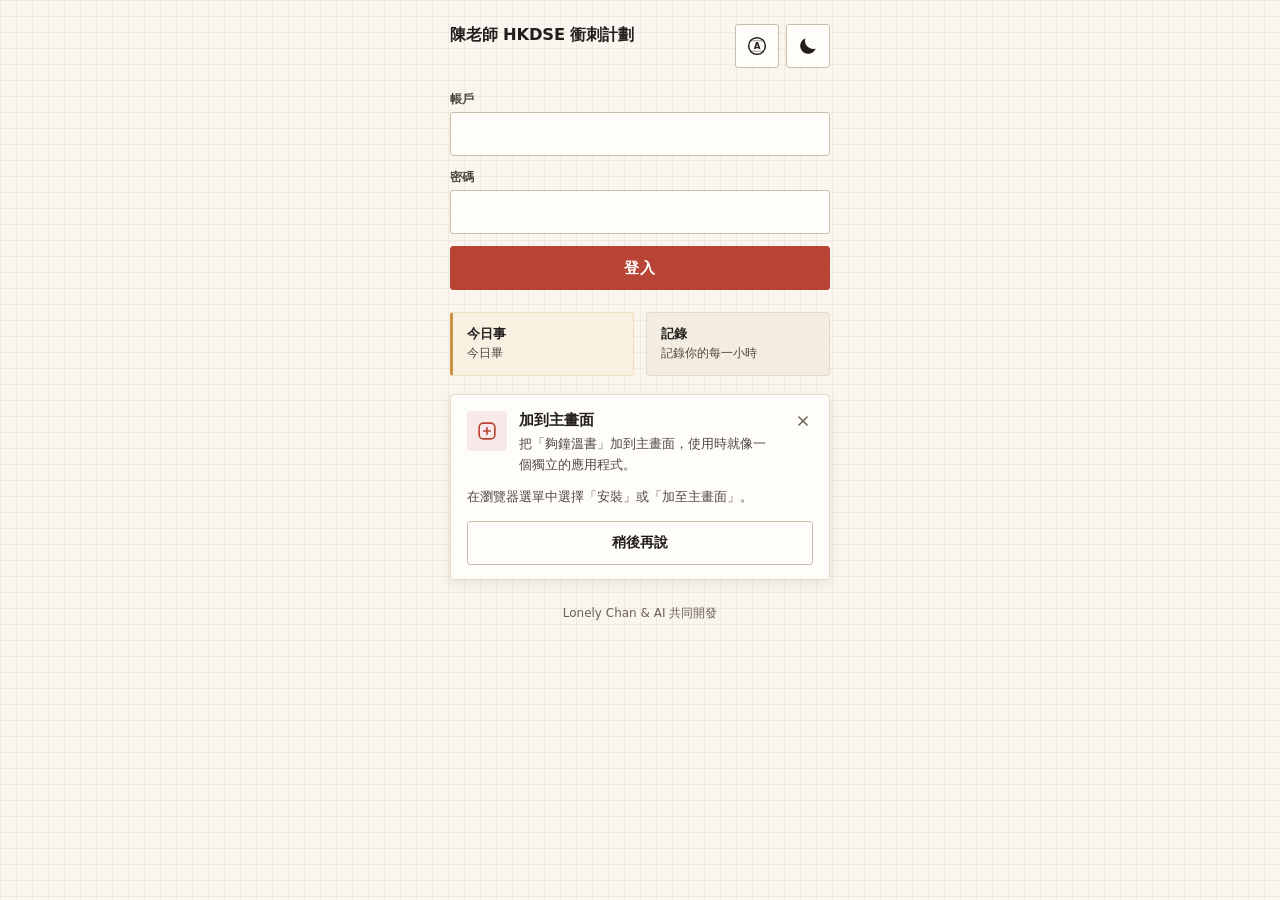
<file: index.html>
<!doctype html>
<html lang="zh-Hant">
<head>
  <meta charset="utf-8">
  <meta name="viewport" content="width=device-width, initial-scale=1, viewport-fit=cover">
  <!-- 應用程式名稱＝主畫面圖示下面顯示嘅名（SIR 2026-08-17 定名「夠鐘
       溫書」）。畫面上嘅品牌區塊係另一回事，繼續用「2026 - 2027」／
       「陳老師 HKDSE 衝刺計劃」，兩者刻意唔同。 -->
  <title>夠鐘溫書</title>

  <!-- PWA：manifest + Service Worker（sw.js，2026-08-17 加）。SW 行網路
       優先，唔會快取住舊畫面（見 sw.js 頭註）；佢同時係 Chromium 發出
       beforeinstallprompt 的先決條件，冇佢就冇「一撳安裝」掣。
       start_url / scope 刻意用相對路徑 "./"：manifest 的相對 URL 係以
       manifest 檔案本身所在位置為 base，唔係頁面 URL。manifest.webmanifest
       喺兩邊部署都放喺 app 根目錄——GitHub Pages 係
       https://tonychan358.github.io/dse-study-log/manifest.webmanifest，
       本機開發係 http://localhost:8005/manifest.webmanifest——所以 "./"
       喺兩邊都會正確解析到各自嘅根目錄，唔使寫死絕對路徑或猜子路徑。 -->
  <link rel="manifest" href="./manifest.webmanifest">
  <link rel="apple-touch-icon" href="./icons/apple-touch-icon.png">
  <meta name="theme-color" content="#FAF6EF">

  <!-- iOS Safari 唔認 manifest 嘅 display:standalone，要另外呢幾個 meta
       tag 先會喺「加至主畫面」後隱藏網址列、用 standalone 模式打開。 -->
  <meta name="apple-mobile-web-app-capable" content="yes">
  <meta name="apple-mobile-web-app-status-bar-style" content="black-translucent">
  <meta name="apple-mobile-web-app-title" content="夠鐘溫書">

  <!-- 樣式由 src/main.tsx import（Vite 打包）。 -->
  <script type="module" crossorigin src="./assets/index-CvPidfcM.js"></script>
  <link rel="stylesheet" crossorigin href="./assets/index-BdOSw-Pv.css">
</head>
<body>
  <!-- v2（2026-10）：React 由 src/main.tsx 掛入 #root；離線狀態列改由 React StatusBar 畫。
       Chart.js／supabase-js 由 npm 打包，SW 清單自動注入，離線一樣攞到。 -->
  <div id="root">載入中…</div>
</body>
</html>
</file>
<file: assets/index-BdOSw-Pv.css>
:root{--lightningcss-light:initial;--lightningcss-dark: ;color-scheme:light;--bg:#faf6ef;--surface:#fffdf9;--surface-elevated:#f3ece0;--text:#211e1c;--text-secondary:#4f4841;--muted:#6b6257;--muted-decorative:#b3a99b;--text-inverse:#faf6ef;--text-muted-inv:#faf6efb8;--border:#e3d9c9;--border-subtle:#efe7da;--border-strong:#c9beac;--border-dark:#faf6ef24;--accent:#b94435;--accent-hover:#9e3a2d;--accent-soft:#f7eae8;--accent-line:#e8b4ac;--on-accent:#fff;--brand:#b94435;--brand-2:#8f2f25;--on-brand:#fff;--on-brand-muted:#ffffffeb;--shadow-brand:0 2px 8px #281e1414;--danger:#9f2f25;--on-danger:#fff;--success:#3a6150;--success-soft:#ebf2ee;--on-success:#fff;--warn:#c89242;--warn-text:#7f561a;--on-warn:#211e1c;--tint-green-bg:#ebf2ee;--tint-green-border:#d3e3da;--tint-blue-bg:#f8f1e2;--tint-blue-border:#eedfc0;--tint-purple-bg:#f3ece0;--tint-purple-border:#e3d9c9;--tint-orange-bg:#f7eae8;--tint-orange-border:#e8b4ac;--cal-tint-1:#f7eae8;--cal-tint-2:#efcdc6;--cal-tint-3:#e3a99f;--cal-tint-border:#c9685a;--cal-exam-bg:#ebf2ee;--cal-exam-border:#b9d3c5;--cal-exam-text:#2f5243;--cell-dark-bg:#211e1c;--cell-dark-text:#faf6ef;--cell-dark-border:#faf6ef24;--radius-sm:2px;--radius:3px;--radius-lg:4px;--radius-xl:4px;--radius-2xl:6px;--radius-full:9999px;--gap:12px;--tap:44px;--bento-gap:12px;--cell-pad:20px;--shadow-sm:0 1px 2px #281e140f;--shadow-md:0 4px 12px #281e1414;--grid-line:#c8b9a533;--font-heading:"Noto Sans TC", "PingFang TC", "Microsoft JhengHei", system-ui, sans-serif;--font-body:"Noto Sans TC", "PingFang TC", "Microsoft JhengHei", system-ui, sans-serif;--font-num:ui-monospace, SFMono-Regular, Menlo, Consolas, monospace}@media not print{:root[data-theme=dark]{--lightningcss-light: ;--lightningcss-dark:initial;color-scheme:dark;--bg:#1a1714;--surface:#24201c;--surface-elevated:#2e2924;--text:#f3ece0;--text-secondary:#d6ccbc;--muted:#a89e8f;--muted-decorative:#6e665b;--text-inverse:#1a1714;--text-muted-inv:#1a1714a6;--border:#3a342d;--border-subtle:#2e2924;--border-strong:#4c443b;--border-dark:#1a17141f;--accent:#e8806f;--accent-hover:#f09a8b;--accent-soft:#3a221d;--accent-line:#c9685a;--on-accent:#1a1714;--brand:#e8806f;--brand-2:#d96b5a;--on-brand:#1a1714;--on-brand-muted:#1a1714d9;--shadow-brand:0 2px 8px #00000052;--danger:#f08a7a;--on-danger:#1a1714;--success:#8fc1a8;--success-soft:#1f2e27;--on-success:#1a1714;--warn:#e0b56a;--warn-text:#e0b56a;--on-warn:#1a1714;--tint-green-bg:#1f2e27;--tint-green-border:#2c4237;--tint-blue-bg:#2e2618;--tint-blue-border:#45391f;--tint-purple-bg:#2e2924;--tint-purple-border:#3a342d;--tint-orange-bg:#3a221d;--tint-orange-border:#5a3129;--cal-tint-1:#3a221d;--cal-tint-2:#52302a;--cal-tint-3:#6e3a31;--cal-tint-border:#a2584b;--cal-exam-bg:#1f2e27;--cal-exam-border:#2c4237;--cal-exam-text:#a9d3be;--cell-dark-bg:#f3ece0;--cell-dark-text:#1a1714;--cell-dark-border:#1a17141f;--shadow-sm:0 1px 3px #00000052;--shadow-md:0 4px 14px #0006;--grid-line:#f3ece00d}}*,:before,:after{box-sizing:border-box}html{-webkit-text-size-adjust:100%}body{background-color:var(--bg);background-image:linear-gradient(to right, var(--grid-line) 1px, transparent 1px), linear-gradient(to bottom, var(--grid-line) 1px, transparent 1px);min-height:100vh;color:var(--text);font-family:var(--font-body);-webkit-tap-highlight-color:transparent;background-size:16px 16px;margin:0;font-size:1rem;line-height:1.5}h1,h2,h3{font-family:var(--font-heading);color:var(--text);letter-spacing:-.02em;margin:0 0 var(--gap);font-weight:700;line-height:1.2}h1{font-size:1.75rem}h2{font-size:1.375rem}h3{font-size:1.125rem}p{margin:0 0 var(--gap)}a{color:var(--accent)}.btn{min-height:var(--tap);min-width:var(--tap);border:1px solid var(--border-strong);border-radius:var(--radius);background:var(--surface);color:var(--text);font-family:var(--font-body);cursor:pointer;justify-content:center;align-items:center;gap:8px;padding:10px 22px;font-size:.9375rem;font-weight:600;line-height:1.2;transition:background-color .15s,border-color .15s;display:inline-flex}.btn:hover{border-color:var(--border-strong);background:var(--surface-elevated)}.btn:focus-visible{outline:2px solid var(--accent);outline-offset:2px}.btn-primary{border-color:var(--accent);background:var(--accent);color:var(--on-accent);letter-spacing:.1em;font-weight:700}.btn-primary:hover{background:var(--accent-hover);border-color:var(--accent-hover)}.btn-danger{border-color:var(--danger);background:var(--danger);color:var(--on-danger)}.btn-icon{width:var(--tap);height:var(--tap);min-width:var(--tap);min-height:var(--tap);flex:none;padding:0}.btn-icon svg{flex:none;display:block}.icon-glyph{font-family:var(--font-body);font-weight:700}.chip{min-height:var(--tap);min-width:var(--tap);border:1px solid var(--border);border-radius:var(--radius-sm);background:var(--surface);color:var(--text);font-family:var(--font-body);cursor:pointer;justify-content:center;align-items:center;padding:8px 16px;font-size:.9375rem;font-weight:500;transition:background-color .15s,border-color .15s;display:inline-flex}.chip:focus-visible{outline:2px solid var(--accent);outline-offset:2px}.chip[aria-pressed=true]{background:var(--accent-soft);border-color:var(--accent-line);font-weight:600}.card{background:var(--surface);border:1px solid var(--border);border-radius:var(--radius-lg);padding:var(--cell-pad);transition:border-color .15s;overflow:hidden}.card:hover{border-color:var(--border-strong)}.wk-h,.day-sec,.adm-h,.set-legend{letter-spacing:.03em;align-items:center;gap:6px;font-weight:800;display:flex}.wk-h:before,.day-sec:before,.adm-h:before,.set-legend:before{content:"";background:var(--accent);flex:none;width:3px;height:.95em}.stamp{border:1.5px solid var(--accent);color:var(--accent);border-radius:var(--radius-sm);letter-spacing:.06em;align-items:center;gap:4px;padding:1px 6px;font-size:.75rem;font-weight:800;display:inline-flex}.stamp.is-ok{border-color:var(--success);color:var(--success)}.stamp.is-muted{border-color:var(--border-strong);color:var(--muted)}.field{margin-bottom:var(--gap);flex-direction:column;gap:4px;display:flex}.field label{color:var(--text-secondary);font-size:.75rem;font-weight:600}.field input,.field textarea,.field select{min-height:var(--tap);border:1px solid var(--border-strong);border-radius:var(--radius);background:var(--surface);color:var(--text);font-family:var(--font-body);padding:11px 13px;font-size:1rem}.field input::placeholder,.field textarea::placeholder{color:var(--muted)}.field textarea{min-height:calc(var(--tap) * 2);resize:vertical}.field input:focus,.field textarea:focus,.field select:focus{outline:2px solid var(--accent);outline-offset:1px;border-color:var(--accent)}.field .hint{color:var(--muted);font-size:.8125rem}.table input:not([type=checkbox]):not([type=radio]),.table select{min-height:var(--tap);border:1px solid var(--border-strong);border-radius:var(--radius);background:var(--surface);color:var(--text);font-family:var(--font-body);padding:6px 10px;font-size:1rem}.table input:focus-visible,.table select:focus-visible{outline:2px solid var(--accent);outline-offset:1px}.table{border-collapse:collapse;background:var(--surface);border:1px solid var(--border);border-radius:var(--radius-lg);width:100%;overflow:hidden}.table th,.table td{text-align:left;border-bottom:1px solid var(--border);padding:10px 12px;font-size:.9375rem}.table th{font-family:var(--font-body);color:var(--text-secondary);background:var(--surface-elevated);font-size:.8125rem;font-weight:700}.table tr:last-child td{border-bottom:none}.status-bar{z-index:10;min-height:36px;padding:6px var(--gap);background:var(--surface);border-bottom:1px solid var(--border-subtle);color:var(--text-secondary);text-align:center;justify-content:center;align-items:center;gap:8px;font-size:.875rem;display:flex;position:sticky;top:0}.status-bar[hidden]{display:none}.status-bar[data-offline=true]{background:var(--warn);color:var(--on-warn);border-bottom-color:var(--warn)}.calendar-grid{border:1px solid var(--border-strong);border-radius:var(--radius-lg);grid-template-columns:repeat(7,1fr);gap:0;display:grid;overflow:hidden}.calendar-grid>*{aspect-ratio:1;border:0;border-right:1px solid var(--border);border-bottom:1px solid var(--border);background:var(--surface);color:var(--text);cursor:pointer;border-radius:0;flex-direction:column;justify-content:center;align-items:center;font-size:.8125rem;transition:background-color .15s,border-color .15s;display:flex}.calendar-grid>:nth-child(7n){border-right:0}.calendar-grid>:hover{background:var(--surface-elevated)}.bento{gap:var(--bento-gap);grid-template-columns:repeat(2,1fr);display:grid}.cell{background:var(--surface);border:1px solid var(--border);border-radius:var(--radius-lg);padding:var(--cell-pad);transition:border-color .15s;overflow:hidden}.cell:hover{border-color:var(--border-strong)}.cell-full{grid-column:1/-1}.cell-half,.cell-tiny{grid-column:span 1}.cell-tall{grid-row:span 2}.cell-dark{background:var(--cell-dark-bg);border-color:var(--cell-dark-border);color:var(--cell-dark-text);border-radius:var(--radius-lg)}.cell-dark .cell-label,.cell-dark .cell-sub{color:var(--text-muted-inv)}.cell-brand{background:var(--surface);border:1px dashed var(--border-strong);color:var(--text);border-radius:var(--radius-lg);text-align:center;padding:26px 20px}.cell-brand:hover{border-color:var(--border-strong)}.cell-brand .cell-number{color:var(--accent);font-family:var(--font-num);letter-spacing:-.04em;margin:6px 0 2px;font-size:3.2rem}.cell-brand .cell-label,.cell-brand .cell-unit,.cell-brand .cell-sub{color:var(--text-secondary)}.cell-brand .cell-label{letter-spacing:.08em;margin-top:0}.cell-note{padding:13px 14px}.cell-note .cell-kicker{font-size:.8125rem}.cell-note .cell-sub{color:var(--text-secondary);margin-top:3px;line-height:1.5}.cell-note{background:var(--surface-elevated);border:1px solid var(--border);border-radius:var(--radius)}.cell-note.cell-accent-orange{background:var(--surface-elevated);border-color:var(--border)}.cell-note.cell-accent-blue{background:var(--tint-blue-bg);border-left:3px solid var(--warn)}.cell-accent-green{background:var(--tint-green-bg);border-color:var(--tint-green-border)}.cell-accent-blue{background:var(--tint-blue-bg);border-color:var(--tint-blue-border)}.cell-accent-purple{background:var(--tint-purple-bg);border-color:var(--tint-purple-border)}.cell-accent-orange{background:var(--tint-orange-bg);border-color:var(--tint-orange-border)}.cell-number{font-family:var(--font-num);letter-spacing:-.03em;font-size:2.5rem;font-weight:700;line-height:1}.cell-label{color:var(--muted);margin-top:4px;font-size:.75rem}.cell-kicker{font-size:1.25rem;font-weight:700;line-height:1.2}.cell-sub{color:var(--muted);margin-top:2px;font-size:.72rem}.cell-unit{color:var(--muted);font-size:.85rem}@media (width>=720px){.bento{grid-template-columns:repeat(4,1fr)}.cell-half,.cell-small{grid-column:span 2}.cell-medium{grid-area:span 2/span 2}.cell-wide{grid-column:span 3}.cell-large{grid-area:span 2/span 3}.cell-hero{grid-area:span 2/span 4}}.login-shell{width:100%;max-width:380px;margin:0 auto}.login-bar{justify-content:space-between;align-items:flex-start;gap:var(--gap);margin-bottom:22px;display:flex}.login-brand{min-width:0}.login-brand-year{letter-spacing:-.01em;color:var(--accent);font-size:1.3rem;font-weight:800;line-height:1.15}.login-brand-name{letter-spacing:-.01em;color:var(--text);overflow-wrap:anywhere;margin:0;font-size:1.02rem;font-weight:900;line-height:1.3}.login-tools{flex:none;gap:7px;display:flex}.login-tools .btn{padding:8px 14px;font-size:.8125rem}.login-tools .btn-icon{width:var(--tap);height:var(--tap);padding:0}.login-hero{margin-bottom:22px}.login-notes{margin-top:22px}.install-pop{border:1px solid var(--border);border-radius:var(--radius-lg);background:var(--surface);box-shadow:var(--shadow-md);margin-top:18px;padding:16px 16px 14px;animation:.22s ease-out both install-pop-in;position:relative}@keyframes install-pop-in{0%{opacity:0;transform:translateY(8px)}to{opacity:1;transform:none}}.install-pop-close{width:var(--tap);height:var(--tap);border-radius:var(--radius-full);color:var(--muted);cursor:pointer;background:0 0;border:0;justify-content:center;align-items:center;padding:0;display:inline-flex;position:absolute;top:4px;right:4px}.install-pop-close:hover{color:var(--text);background:var(--surface-elevated)}.install-pop-close:focus-visible{outline:2px solid var(--accent);outline-offset:2px}.install-pop-head{align-items:flex-start;gap:12px;padding-right:38px;display:flex}.install-pop-icon{border-radius:var(--radius);background:var(--accent-soft);width:40px;height:40px;color:var(--accent);flex:none;justify-content:center;align-items:center;display:inline-flex}.install-pop-headtext{min-width:0}.install-pop-title{color:var(--text);font-size:.9375rem;font-weight:700;line-height:1.3}.install-pop-body{color:var(--text-secondary);margin:4px 0 0;font-size:.8125rem;line-height:1.55}.install-pop-actions{gap:8px;margin-top:14px;display:flex}.install-pop-actions .btn{flex:1;padding:10px 14px;font-size:.875rem}.install-pop-hint,.install-pop-note{color:var(--text-secondary);margin:12px 0 0;font-size:.8125rem;line-height:1.55}.install-steps-title{color:var(--text);margin-top:14px;font-size:.8125rem;font-weight:700}.install-steps{gap:8px;margin:8px 0 0;padding:0;list-style:none;display:grid}.install-step{border-radius:var(--radius);background:var(--surface-elevated);align-items:center;gap:10px;padding:10px 12px;display:flex}.install-step-num{border-radius:var(--radius-full);background:var(--accent);width:22px;height:22px;color:var(--on-accent);flex:none;justify-content:center;align-items:center;font-size:.75rem;font-weight:700;display:inline-flex}.install-step-glyph{color:var(--accent);flex:none;display:inline-flex}.install-step-text{min-width:0;color:var(--text-secondary);font-size:.8125rem;line-height:1.45}.install-done{border-radius:var(--radius);background:var(--success-soft);color:var(--success);text-align:center;margin:18px 0 0;padding:12px 14px;font-size:.8125rem;font-weight:600}.login-credit{text-align:center;color:var(--muted);margin:24px 0 0;font-size:.75rem}.cal-shell{padding-bottom:calc(78px + env(safe-area-inset-bottom,0px))}.cal-bar{justify-content:space-between;align-items:flex-start;gap:var(--gap);margin-bottom:14px;display:flex}.cal-who{min-width:0}.cal-name{overflow-wrap:anywhere;font-size:.95rem;font-weight:700;line-height:1.3}.cal-sub{color:var(--accent);overflow-wrap:anywhere;font-size:.72rem}.cal-tools{flex:none;gap:7px;display:flex}.cal-stats{margin-bottom:16px}.cal-stat{text-align:left;border-radius:var(--radius-lg);padding:13px 14px}.cal-stat-n{font-family:var(--font-num);letter-spacing:-.02em;font-size:1.75rem;font-weight:800;line-height:1}.cal-stat-l{color:var(--muted);margin-top:4px;font-size:.7rem}.cell-brand .cal-stat-l{color:var(--text-secondary)}.cal-shell .cal-stat:nth-child(2){border-left:3px solid var(--accent)}.cal-nav{justify-content:space-between;align-items:center;gap:8px;margin-bottom:8px;display:flex}.cal-month{margin:0;font-size:1.05rem;font-weight:700}.cal-navbtn{border-radius:var(--radius);color:var(--text-secondary);font-size:1.35rem;line-height:1}.cal-dow{grid-template-columns:repeat(7,1fr);gap:0;margin-bottom:5px;display:grid}.cal-dow span{color:var(--muted);text-align:center;padding:3px 0;font-size:.68rem}.calendar-grid>.cal-day{border-radius:0;padding:3px 2px 9px;font-family:inherit;position:relative;overflow:hidden}.calendar-grid>button.cal-day:hover{border-color:var(--border)}.calendar-grid>div.cal-day{cursor:default}.calendar-grid>div.cal-day:not(.is-exam):not(.lv1):not(.lv2):not(.lv3):hover{background:var(--surface);border-color:var(--border)}.calendar-grid>.cal-day:focus-visible{outline:2px solid var(--accent);outline-offset:-2px}.cal-day-num{font-size:.8rem;font-weight:600;line-height:1.15}.cal-day-h{font-family:var(--font-num);color:var(--accent);font-size:.62rem;font-weight:700;line-height:1.15}.cal-day.lv2 .cal-day-h,.cal-day.lv3 .cal-day-h{color:var(--text)}.cal-day-exam{max-width:100%;color:var(--cal-exam-text);white-space:nowrap;text-overflow:ellipsis;padding:0 2px;font-size:.55rem;line-height:1.15;overflow:hidden}.cal-day-mood{font-size:.6rem;line-height:1;position:absolute;top:2px;right:3px}.cal-day-marks{justify-content:center;gap:3px;display:flex;position:absolute;bottom:4px;left:0;right:0}.cal-dot{border-radius:var(--radius-full);background:var(--accent);width:5px;height:5px}.cal-dot-pending{border:1.5px solid var(--text-secondary);background:0 0;width:7px;height:7px}.cal-day.lv1{background:var(--cal-tint-1)}.cal-day.lv2{background:var(--cal-tint-2)}.cal-day.lv3{background:var(--cal-tint-3);border-color:var(--cal-tint-border)}.cal-day.is-exam{background:var(--cal-exam-bg);border-color:var(--cal-exam-border)}.cal-day.is-exam .cal-day-num{color:var(--cal-exam-text)}.cal-day.is-out{color:var(--muted);opacity:.55}.cal-day.is-today{outline:2px solid var(--warn-text);outline-offset:-2px}.cal-legend{color:var(--muted);flex-wrap:wrap;align-items:center;gap:12px;margin-top:11px;font-size:.68rem;display:flex}.cal-legend>span{align-items:center;gap:4px;display:inline-flex}.cal-swatch{border:1px solid var(--border);border-radius:var(--radius-sm);width:11px;height:11px;display:inline-block}.cal-swatch.lv1{background:var(--cal-tint-1)}.cal-swatch.lv2{background:var(--cal-tint-2)}.cal-swatch.lv3{background:var(--cal-tint-3)}.cal-tabbar{z-index:15;padding:6px 0 calc(8px + env(safe-area-inset-bottom,0px));background:var(--surface);border-top:1px solid var(--border);grid-template-columns:repeat(4,1fr);display:grid;position:fixed;bottom:0;left:0;right:0}.cal-tab{min-height:var(--tap);color:var(--muted);cursor:pointer;background:0 0;border:0;flex-direction:column;align-items:center;gap:2px;padding:4px 2px;font-family:inherit;font-size:.66rem;display:flex}.cal-tab.is-active{color:var(--accent);font-weight:700}.cal-tab.is-soon{opacity:.6}.cal-tab:focus-visible{outline:2px solid var(--accent);outline-offset:-2px}.cal-tab-icon{display:inline-flex}.cal-toast{bottom:calc(84px + env(safe-area-inset-bottom,0px));z-index:20;border-radius:var(--radius);background:var(--text);color:var(--bg);box-shadow:var(--shadow-md);margin:0;padding:8px 16px;font-size:.8125rem;position:fixed;left:50%;transform:translate(-50%)}.day-shell{padding-bottom:calc(88px + env(safe-area-inset-bottom,0px))}.day-shell.is-readonly{padding-bottom:var(--gap)}.day-top{align-items:center;gap:10px;margin-bottom:6px;display:flex}.day-back{border-radius:var(--radius);color:var(--text-secondary);flex:none;font-size:1.35rem;line-height:1}.day-dt{min-width:0}.day-dt-main{overflow-wrap:anywhere;font-size:1.1rem;font-weight:700;line-height:1.2}.day-dt-sub{color:var(--accent);overflow-wrap:anywhere;font-size:.72rem}.day-tot{text-align:right;flex:none;margin-left:auto}.day-tot-n{color:var(--accent);font-family:var(--font-num);letter-spacing:-.02em;font-variant-numeric:tabular-nums;font-size:1.5rem;font-weight:800;line-height:1}.day-tot-l{color:var(--muted);margin-top:3px;font-size:.68rem}.day-sec{color:var(--muted);letter-spacing:.04em;margin:18px 0 8px;font-size:.78rem}.day-subjects{gap:8px;display:grid}.day-row{border:1px solid var(--border);border-radius:var(--radius);background:var(--surface);padding:6px 6px 6px 12px}.day-row-main{align-items:center;gap:8px;display:flex}.day-row.is-ro{padding:10px 12px}.day-row-name{overflow-wrap:anywhere;flex:1;min-width:0;font-size:.88rem;font-weight:600;line-height:1.35}.day-row-h{color:var(--accent);font-family:var(--font-num);font-variant-numeric:tabular-nums;flex:none;padding-right:4px;font-size:.95rem;font-weight:700}.day-step{flex:none;align-items:center;gap:2px;display:flex}.day-step-btn{width:var(--tap);height:var(--tap);min-width:var(--tap);min-height:var(--tap);border:1px solid var(--border-strong);border-radius:var(--radius);background:var(--surface);color:var(--accent);cursor:pointer;padding:0;font-family:inherit;font-size:1.05rem;font-weight:700;line-height:1;transition:background-color .15s,border-color .15s}.day-step-btn:hover{border-color:var(--border-strong);background:var(--surface-elevated)}.day-step-btn:focus-visible{outline:2px solid var(--accent);outline-offset:2px}.day-step-v{text-align:center;min-width:46px;font-family:var(--font-num);font-variant-numeric:tabular-nums;font-size:.95rem;font-weight:700}.day-step-v.is-zero{color:var(--muted-decorative)}.day-note-btn{width:var(--tap);height:var(--tap);min-width:var(--tap);min-height:var(--tap);border-radius:var(--radius);color:var(--muted);cursor:pointer;background:0 0;border:0;flex:none;justify-content:center;align-items:center;padding:0;transition:color .15s,background-color .15s;display:inline-flex;position:relative}.day-note-btn:hover{background:var(--surface-elevated);color:var(--text-secondary)}.day-note-btn:focus-visible{outline:2px solid var(--accent);outline-offset:-2px}.day-note-btn.has-note{color:var(--accent)}.day-note-dot{border-radius:var(--radius-full);background:var(--accent);opacity:0;width:6px;height:6px;position:absolute;top:8px;right:8px}.day-note-btn.has-note .day-note-dot{opacity:1}.day-note-btn[aria-expanded=true]{background:var(--accent-soft);color:var(--accent)}.day-note-wrap{padding:8px 6px 4px 0}.day-note{width:100%;min-height:var(--tap);border-radius:var(--radius);background:var(--surface-elevated);color:var(--text);border:1px solid #0000;padding:10px 12px;font-family:inherit;font-size:.875rem}.day-note::placeholder{color:var(--muted)}.day-note:focus{outline:2px solid var(--accent);outline-offset:1px;border-color:var(--accent)}.day-note-warn{color:var(--warn-text);margin:6px 0 0;font-size:.75rem;line-height:1.4}.day-note-ro{color:var(--text-secondary);overflow-wrap:anywhere;margin:6px 0 0;font-size:.8125rem;line-height:1.5}.day-add{width:100%;min-height:var(--tap);border:1px dashed var(--border-strong);border-radius:var(--radius);color:var(--text-secondary);cursor:pointer;background:0 0;margin-top:8px;padding:11px;font-family:inherit;font-size:.85rem}.day-add:hover{border-color:var(--accent);color:var(--accent)}.day-add:focus-visible{outline:2px solid var(--accent);outline-offset:2px}.day-picker{flex-wrap:wrap;gap:8px;margin-top:8px;display:flex}.day-moods{grid-template-columns:repeat(5,1fr);gap:7px;display:grid}.day-mood{aspect-ratio:1;min-height:var(--tap);border:1px solid var(--border);border-radius:var(--radius);background:var(--surface);color:var(--text);cursor:pointer;flex-direction:column;justify-content:center;align-items:center;gap:2px;padding:2px;font-family:inherit;font-size:1.3rem;line-height:1;transition:background-color .15s,border-color .15s;display:flex}.day-mood[aria-pressed=true]{border-color:var(--accent);box-shadow:inset 0 0 0 1px var(--accent);background:var(--accent-soft)}.day-mood:focus-visible{outline:2px solid var(--accent);outline-offset:2px}.day-mood-label{color:var(--muted);font-size:.6rem;line-height:1.2}.day-mood[aria-pressed=true] .day-mood-label{color:var(--accent);font-weight:600}.is-readonly .day-moods{grid-template-columns:repeat(5,minmax(0,62px))}.day-reflect{border-radius:var(--radius-lg);background:var(--surface-elevated);width:100%;min-height:92px;color:var(--text);resize:vertical;border:1px solid #0000;padding:12px 14px;font-family:inherit;font-size:.95rem}.day-reflect::placeholder{color:var(--muted)}.day-reflect:focus{outline:2px solid var(--accent);outline-offset:1px;border-color:var(--accent)}.day-reflect-ro{border-radius:var(--radius-lg);background:var(--surface-elevated);white-space:pre-wrap;overflow-wrap:anywhere;margin:0;padding:12px 14px;font-size:.95rem;line-height:1.6}.day-empty{border:1px dashed var(--border);border-radius:var(--radius-lg);color:var(--muted);text-align:center;margin:0;padding:14px;font-size:.85rem}.day-clear{width:100%;min-height:var(--tap);border-radius:var(--radius);color:var(--danger);cursor:pointer;background:0 0;border:0;margin-top:20px;padding:10px;font-family:inherit;font-size:.85rem;display:block}.day-clear:hover{background:var(--surface-elevated)}.day-clear:focus-visible{outline:2px solid var(--danger);outline-offset:2px}.day-actions{z-index:15;padding:10px var(--gap) calc(12px + env(safe-area-inset-bottom,0px));background:var(--bg);border-top:1px solid var(--border-subtle);gap:9px;display:flex;position:fixed;bottom:0;left:0;right:0}.day-actions .btn{border-radius:var(--radius);min-height:50px}.day-save{flex:1;min-width:0}.day-share{border-color:var(--border-strong);background:var(--surface);color:var(--text);flex:none;padding:10px 16px;font-size:.9rem}.day-share:hover{border-color:var(--accent);background:var(--surface-elevated)}.day-toast{bottom:calc(88px + env(safe-area-inset-bottom,0px));z-index:20;max-width:calc(100% - 2 * var(--gap));border-radius:var(--radius);background:var(--text);color:var(--bg);box-shadow:var(--shadow-md);text-align:center;margin:0;padding:8px 16px;font-size:.8125rem;position:fixed;left:50%;transform:translate(-50%)}.day-manual{right:var(--gap);bottom:calc(88px + env(safe-area-inset-bottom,0px));left:var(--gap);z-index:25;border:1px solid var(--border);border-radius:var(--radius-lg);background:var(--bg);box-shadow:var(--shadow-md);padding:12px;position:fixed}.day-manual-note{color:var(--text);margin:0 0 8px;font-size:.8125rem;font-weight:600}.day-manual-text{border:1px solid var(--border);border-radius:var(--radius);background:var(--surface);width:100%;min-height:120px;color:var(--text);resize:vertical;padding:10px 12px;font-family:inherit;font-size:.85rem;line-height:1.5}.day-manual-close{width:100%;margin-top:8px}.wk-shell{padding-bottom:calc(78px + env(safe-area-inset-bottom,0px))}.wk-h{color:var(--muted);letter-spacing:.04em;margin:18px 0 8px;font-size:.78rem}.wk-card{padding:14px}.wk-block{margin-top:18px}.wk-delta{color:var(--muted);overflow-wrap:anywhere;margin-top:3px;font-size:.68rem;font-weight:700}.wk-delta-up{color:var(--success)}.wk-delta-down{color:var(--danger)}.cell-brand .wk-delta{border:1px solid var(--border-strong);border-radius:var(--radius-sm);padding:1px 6px;display:inline-block}.cell-brand .wk-delta-up{color:var(--success);border-color:var(--success)}.cell-brand .wk-delta-down{color:var(--danger);border-color:var(--accent)}.wk-shell .cal-stats{gap:0}.wk-shell .cal-stat:nth-child(2){background:var(--surface-elevated);border-left:2px solid var(--accent)}.wk-chart{width:100%;min-width:0;position:relative;overflow:hidden}.wk-chart canvas{max-width:100%;display:block}.wk-least{border-left:3px solid var(--warn);background:var(--tint-blue-bg);color:var(--muted);margin:10px 0 0;padding:8px 10px;font-size:.72rem}.wk-bars{flex-direction:column;gap:8px;display:flex}.wk-bar-row{align-items:center;gap:9px;min-width:0;display:flex}.wk-bar-name{overflow-wrap:anywhere;flex:none;width:78px;font-size:.75rem}.wk-bar-track{border-radius:var(--radius-sm);background:var(--surface-elevated);flex:1;min-width:0;height:20px;overflow:hidden}.wk-bar-fill{border-radius:var(--radius-sm);background:var(--accent);height:100%;display:block}.wk-bar-v{width:34px;color:var(--accent);text-align:right;flex:none;font-size:.75rem;font-weight:700}.wk-notes{margin:0;padding:0;list-style:none}.wk-note{color:var(--text-secondary);overflow-wrap:anywhere;font-size:.8rem;line-height:1.65}.wk-note+.wk-note{border-top:1px solid var(--border-subtle);margin-top:12px;padding-top:12px}.wk-note-date{font-family:var(--font-num);color:var(--accent);font-weight:800;display:block}.wk-card:has(>.wk-note-text){border-left:3px solid var(--accent)}.wk-none{color:var(--muted);margin:0;font-size:.8rem;line-height:1.6}.wk-empty{text-align:center;margin-top:18px;padding:26px 20px}.wk-empty-title{color:var(--text);margin:0;font-size:1rem;font-weight:700}.wk-empty-hint{color:var(--muted);margin:6px 0 0;font-size:.78rem;line-height:1.6}.container{width:100%;max-width:700px;padding:var(--gap);margin:0 auto}@media (width>=720px){.container{max-width:960px;padding:24px}h1{font-size:2rem}.card{padding:24px}}@media print{nav,.status-bar,.btn,.chip{display:none!important}body{color:#000;background:#fff}.card{box-shadow:none;border:1px solid #000}}@media (prefers-reduced-motion:reduce){*,:before,:after{transition-duration:.001ms!important;animation-duration:.001ms!important;animation-iteration-count:1!important}}.container.cal-shell,.container.wk-shell{padding-bottom:calc(78px + env(safe-area-inset-bottom,0px))}.container.day-shell{padding-bottom:calc(88px + env(safe-area-inset-bottom,0px))}.t-shell{padding-top:var(--gap)}.t-bar{justify-content:space-between;align-items:center;gap:var(--gap);margin-bottom:var(--gap);background:var(--surface);border-bottom:2px solid var(--text);flex-wrap:wrap;row-gap:4px;padding-bottom:4px;display:flex}.t-brand{color:var(--text);white-space:nowrap;align-items:center;gap:8px;font-size:1.125rem;font-weight:800;display:inline-flex}.t-brand-stamp{font-size:.75rem}.t-nav{flex-wrap:wrap;gap:4px;margin-right:auto;display:flex}.t-nav-link{border-radius:var(--radius-lg);min-height:44px;color:var(--text-secondary);align-items:center;padding:0 14px;font-weight:600;text-decoration:none;display:inline-flex}.t-nav-link.is-active{color:var(--accent);box-shadow:inset 0 -2px 0 var(--accent);background:0 0}.t-h1{margin:0 0 var(--gap);align-items:center;gap:8px;font-size:1.5rem;font-weight:900;display:flex}.t-h1:before{content:"";background:var(--accent);flex:none;width:3px;height:.95em}.set-form{gap:var(--gap);flex-direction:column;display:flex}.set-group{border:1px solid var(--border);margin:0 0 var(--gap)}.set-legend{margin:0 0 8px;padding:0 4px;font-size:1rem}.set-check{cursor:pointer;align-items:center;gap:10px;min-height:44px;display:flex;position:relative}.set-check input{width:20px;height:20px;accent-color:var(--accent)}.set-error{color:var(--danger);margin:0}.set-save{align-self:flex-start;min-height:44px}.set-group:has(input[type=radio]){border:1px solid var(--border-strong);border-radius:var(--radius);background:var(--surface-elevated);grid-template-columns:1fr 1fr;gap:0;padding:3px;display:grid}.set-group:has(input[type=radio]) .set-legend{grid-column:1/-1}.set-group:has(input[type=radio]) .set-check{border-radius:var(--radius-sm);color:var(--text-secondary);justify-content:center;font-weight:700}.set-group:has(input[type=radio]) .set-check:has(input:checked){background:var(--text);color:var(--bg)}.set-group:has(input[type=radio]) .set-check input{opacity:0;width:1px;height:1px;position:absolute}.set-group:has(input[type=radio]) .set-check:has(input:focus-visible){outline:2px solid var(--accent);outline-offset:-2px}.set-group .btn-danger{background:var(--surface);border-color:var(--danger);color:var(--danger)}@media print{.t-bar{display:none!important}}.adm-sec{margin-bottom:var(--gap)}.adm-h{margin:0 0 12px;font-size:1.125rem}.adm-h3{color:var(--text-secondary);margin:0 0 8px;font-size:1rem}.adm-form{margin-bottom:var(--gap);gap:10px;display:grid}.adm-form .btn{justify-self:start;min-height:44px}.adm-pw{flex-wrap:wrap;align-items:flex-end;gap:8px;display:flex}.adm-pw .field{flex:200px}.adm-row{flex-wrap:wrap;gap:8px;display:flex}.adm-notice{border-radius:var(--radius);border:1px solid var(--success);background:var(--success-soft);color:var(--text);word-break:break-all;padding:10px 12px}.adm-empty{color:var(--muted)}.adm-sub{color:var(--muted);font-size:.8125rem;display:block}.adm-actions{white-space:nowrap}.adm-actions .btn{min-height:44px;margin-right:4px}.adm-edit{border-top:1px solid var(--border);padding-top:var(--gap)}.table tr.is-inactive td{color:var(--muted)}.tbl-wrap{-webkit-overflow-scrolling:touch;overflow-x:auto}.tbl-wrap .table{min-width:560px}.adm-num{width:64px}.adm-cfg{grid-template-columns:1fr auto;align-items:end;gap:8px;display:grid}.adm-cfg-head{grid-column:1/-1}.adm-cfg .btn{min-height:44px}.adm-public{margin-left:8px}.t-table th[scope=row]{font-weight:600}.t-table th[scope=row] a{color:var(--text);min-height:44px;font-weight:700;line-height:44px;text-decoration:none;display:inline-block}.t-sort{min-height:44px;font:inherit;color:inherit;cursor:pointer;background:0 0;border:0;padding:0;-webkit-text-decoration:underline dotted;text-decoration:underline dotted}.day-ro-chip{margin:0 0 var(--gap);border:1.5px solid var(--accent);border-radius:var(--radius-sm);color:var(--accent);padding:2px 10px;font-size:.8125rem;font-weight:700;display:inline-block}.is-readonly .day-row{border-left:3px solid var(--warn)}.day-ro-mood{margin:0 0 var(--gap);color:var(--text);font-size:1rem}.rpt-head{flex-wrap:wrap;align-items:baseline;gap:8px 16px;margin-bottom:8px;display:flex}.rpt-head .t-h1{flex:auto;margin:0}.rpt-back{min-height:44px;color:var(--accent);flex-basis:100%;align-items:center;text-decoration:none;display:inline-flex}.rpt-print{min-height:44px}.rpt-sec{margin-bottom:var(--gap)}.rpt-days{grid-template-columns:repeat(4,minmax(0,1fr));gap:6px;margin:0;padding:0;list-style:none;display:grid}@media (width>=720px){.rpt-days{grid-template-columns:repeat(7,minmax(0,1fr))}}.rpt-days li>a,.rpt-days li>span{border:1px solid var(--border);border-radius:var(--radius);background:var(--surface);text-align:center;overflow-wrap:anywhere;flex-direction:column;justify-content:center;align-items:center;min-width:0;min-height:64px;padding:6px 4px;font-size:.75rem;display:flex}.rpt-days li>a{border-color:var(--accent);color:var(--accent);font-weight:700;text-decoration:none}.rpt-day-none{color:var(--muted)}.rpt-drop{margin-left:8px}.rpt-id{border:1px solid var(--border-strong);border-radius:var(--radius-sm);padding:0 6px;display:inline-flex}.rpt-comment{box-sizing:border-box;width:100%;font:inherit;border:1px solid var(--border);border-radius:var(--radius-lg);background:var(--surface);color:var(--text);padding:10px}.rpt-comment-print{white-space:pre-wrap;display:none}.rpt-trend{height:220px}.seg{margin:0 0 var(--gap);border:1px solid var(--border);border-radius:var(--radius);background:var(--surface);display:inline-flex;overflow:hidden}.seg a{min-height:var(--tap);min-width:88px;color:var(--muted);justify-content:center;align-items:center;padding:0 20px;font-weight:600;text-decoration:none;display:inline-flex}.seg a:focus-visible{outline:2px solid var(--accent);outline-offset:-2px}.seg a[aria-current=page]{color:var(--accent);box-shadow:inset 0 -2px 0 var(--accent);background:0 0}@media print{.seg,.rpt-back,.rpt-comment,#rpt-comment-hint,.cal-navbtn{display:none!important}.rpt-comment-print{display:block}}.status-stack{z-index:10;position:sticky;top:0}.status-stack .status-bar{position:static}.status-bar[data-rejected=true],.status-bar[data-stuck=true]{background:var(--danger);color:var(--on-danger);border-bottom-color:var(--danger)}.status-bar[data-stuck=true]{flex-wrap:wrap;padding-top:8px;padding-bottom:8px}.day-draft-note{border-radius:var(--radius-lg);background:var(--accent-soft);color:var(--text);margin:0 0 8px;padding:8px 12px;font-size:.875rem}.t-sum{gap:var(--gap);margin-bottom:var(--gap);grid-template-columns:1fr;display:grid}@media (width>=720px){.t-sum{grid-template-columns:repeat(3,1fr)}}.t-sum-card{padding:14px 16px}.t-sum-card.is-warn{border-color:var(--accent-line);background:var(--accent-soft)}.t-sum-card.is-warn .t-sum-num{color:var(--accent)}.t-sum-label{color:var(--text-secondary);margin:0;font-size:.8125rem;font-weight:700}.t-sum-num{font-family:var(--font-num);margin:2px 0;font-size:1.5rem;font-weight:800}.t-sum-sub{color:var(--muted);margin:0;font-size:.75rem}.t-filter{gap:var(--gap);margin-bottom:var(--gap);flex-wrap:wrap;justify-content:space-between;align-items:center;display:flex}.t-seg{border:1px solid var(--border-strong);border-radius:var(--radius);background:var(--surface-elevated);padding:3px;display:inline-flex}.t-seg-btn{min-height:var(--tap);border-radius:var(--radius-sm);color:var(--text-secondary);font:inherit;cursor:pointer;background:0 0;border:0;padding:0 12px;font-weight:700}.t-seg-btn.is-active{background:var(--text);color:var(--bg)}.t-seg-btn:focus-visible{outline:2px solid var(--accent);outline-offset:-2px}.t-class{color:var(--text-secondary);align-items:center;gap:8px;font-size:.875rem;display:inline-flex}.t-class select{min-height:var(--tap);border:1px solid var(--border-strong);border-radius:var(--radius);background:var(--surface);color:var(--text);font:inherit;padding:0 8px}.t-table tr.is-warn{background:var(--accent-soft)}.t-table tr.is-warn th[scope=row]{background:var(--accent-soft);box-shadow:inset 3px 0 0 var(--accent)}.t-status .t-flags{flex-wrap:wrap;gap:4px;margin:0;padding:0;list-style:none;display:flex}.t-delta{font-family:var(--font-num);border-radius:var(--radius-sm);border:1px solid;padding:1px 6px;font-weight:700}.t-delta.is-up{color:var(--success)}.t-delta.is-down{color:var(--accent)}.t-table td{font-variant-numeric:tabular-nums}.t-table th[scope=row] a:hover{text-decoration:underline;-webkit-text-decoration-color:var(--accent);text-decoration-color:var(--accent);text-underline-offset:3px}.pp-sr{clip:rect(0 0 0 0);white-space:nowrap;width:1px;height:1px;position:absolute;overflow:hidden}.pp-tabs{margin:0 0 var(--gap);gap:6px;padding-bottom:2px;display:flex;overflow-x:auto}.pp-tab{min-height:var(--tap);border:1px solid var(--border);border-radius:var(--radius-sm);background:var(--surface);color:var(--muted);white-space:nowrap;cursor:pointer;padding:0 14px;font-weight:600}.pp-tab.is-active{background:var(--text);color:var(--bg);border-color:var(--text)}.pp-tab:focus-visible{outline:2px solid var(--accent);outline-offset:2px}.pp-progress{margin:0 0 var(--gap);padding:12px var(--cell-pad);justify-content:space-between;align-items:center;gap:8px;font-weight:600;display:flex}.pp-progress b{color:var(--accent);font-family:var(--font-num)}.pp-list-h{margin:0 0 var(--gap);font-size:1rem}.pp-cards{gap:var(--gap);margin-bottom:var(--gap);grid-template-columns:repeat(auto-fill,minmax(260px,1fr));display:grid}.pp-card{color:var(--text);min-height:var(--tap);font:inherit;text-align:left;cursor:pointer;flex-wrap:wrap;align-items:center;gap:6px 12px;width:100%;padding-right:36px;text-decoration:none;display:flex;position:relative}.pp-card:focus-visible{outline:2px solid var(--accent);outline-offset:2px}.pp-card.is-empty{color:var(--muted);background:0 0;border-style:dashed}.pp-chev{color:var(--muted);font-size:1.4rem;position:absolute;top:50%;right:14px;transform:translateY(-50%)}.pp-label{flex:1 0 100%;align-items:center;gap:8px;font-weight:700;display:flex}.pp-part{align-items:center;gap:4px;display:inline-flex}.pp-part-l,.pp-n{color:var(--muted);font-size:.85em;font-weight:600}.pp-score,.pp-total,.pp-date{font-family:var(--font-num)}.pp-times{font-size:.7rem}.pp-total{color:var(--accent);font-weight:700}.pp-none{color:var(--muted)}.pp-incomplete{color:var(--muted);font-size:.8em}.pp-grade{margin-left:auto}.pp-h1{margin:0;font-size:1.25rem}.pp-summary{margin:0 0 var(--gap);border-left:4px solid var(--accent);justify-content:space-between;align-items:center;gap:8px;display:flex}.pp-summary-sub{font-family:var(--font-num);margin:4px 0 0;font-weight:600}.pp-summary-sub.is-muted{color:var(--muted);font-family:inherit}.pp-panel{gap:var(--gap);grid-template-columns:repeat(auto-fit,minmax(280px,1fr));display:grid}.pp-col-h{justify-content:space-between;align-items:baseline;gap:8px;margin:0 0 8px;display:flex}.pp-max{color:var(--muted);font-size:.85em;font-weight:400}.pp-attempts{margin:0 0 var(--gap);gap:8px;padding:0;list-style:none;display:grid}.pp-attempt{background:var(--surface);border:1px solid var(--border);border-radius:var(--radius);flex-wrap:wrap;justify-content:space-between;align-items:center;gap:6px 10px;padding:10px 12px;display:flex}.pp-attempt.is-teacher{border-left:4px solid var(--warn)}.pp-meta{flex-wrap:wrap;flex:1 0 100%;align-items:center;gap:4px 8px;display:inline-flex}.pp-score-big{font-size:1.4rem;font-weight:700}.pp-acts{gap:6px;margin-left:auto;display:inline-flex}.pp-mini{min-height:var(--tap);min-width:var(--tap);padding:0 12px}.pp-add{width:100%;min-height:var(--tap);color:var(--muted);border-style:dashed}.pp-form{border:1.5px dashed var(--accent);border-radius:var(--radius);gap:8px;padding:12px;display:grid}.pp-input-row{align-items:center;gap:8px;display:flex}.pp-input-row input{flex:auto;min-width:0}.pp-suffix{color:var(--muted);font-family:var(--font-num);white-space:nowrap}.pp-form-acts{gap:8px;display:flex}.pp-err{color:var(--danger);margin:0}.pp-head{justify-content:space-between;align-items:center;gap:var(--gap);flex-wrap:wrap;display:flex}.pp-max-line{color:var(--muted);font-size:.85rem;font-family:var(--font-num);margin:0 0 8px}.pp-grid th,.pp-grid td{white-space:nowrap}.pp-sticky{background:var(--surface);z-index:1;position:sticky;left:0}.pp-cell{min-width:72px;min-height:var(--tap);width:100%;color:var(--text);font-family:var(--font-num);cursor:pointer;background:0 0;border:0;font-weight:700}.pp-cell .stamp{margin-left:2px}.pp-cell.is-half{color:var(--accent);font-style:italic;font-weight:400}.pp-cell:hover,.pp-cell:focus-visible{outline:2px solid var(--accent);outline-offset:-2px}.pp-bar{vertical-align:middle;background:var(--border);border-radius:3px;width:48px;height:6px;margin-right:8px;display:inline-block;overflow:hidden}.pp-bar>span{background:var(--accent);height:100%;display:block}.pp-stats{margin-top:var(--gap)}.pp-sec{margin-bottom:var(--gap)}.pp-hint{color:var(--muted);margin:0 0 8px;font-size:.85rem}.pp-weak{color:var(--warn-text);border-color:var(--warn)}.pp-overlay{background:color-mix(in srgb, var(--text) 40%, transparent);z-index:50;justify-content:center;align-items:flex-start;padding:24px 16px;display:flex;position:fixed;inset:0;overflow-y:auto}.pp-dialog{background:var(--bg);border:1px solid var(--border);border-radius:var(--radius);padding:var(--gap);width:min(760px,100%)}.pp-dialog-h{justify-content:space-between;align-items:flex-start;gap:var(--gap);margin-bottom:var(--gap);display:flex}.pp-dialog-h h2{margin:0;font-size:1.1rem}.pp-dialog-sub{color:var(--muted);margin:2px 0 0;font-size:.85rem}.pp-status{margin-top:var(--gap);background:var(--surface);border:1px solid var(--border);border-radius:var(--radius);align-items:center;gap:8px;padding:10px 12px;font-weight:600;display:flex}.pp-new,.pp-series{margin-bottom:var(--gap)}.pp-new{gap:var(--gap);flex-wrap:wrap;align-items:center;display:flex}.pp-new-l{font-weight:700}.pp-new-f{flex:220px}.pp-new-f input{width:100%}.pp-series-row,.pp-acts-row,.pp-quick{gap:8px var(--gap);flex-wrap:wrap;align-items:flex-end;margin-bottom:8px;display:flex}.pp-items-h{justify-content:space-between;align-items:baseline;gap:8px;display:flex}.pp-items-h .pp-hint{margin:0}.pp-quick{background:var(--surface-elevated);border-radius:var(--radius);padding:10px 12px}.pp-quick-f{flex:200px}.pp-quick-f input{width:100%}.pp-item{border:1px solid var(--border);border-radius:var(--radius);margin:0 0 8px;padding:8px 12px 12px}.pp-item-l{align-items:center;gap:8px;padding:0 4px;font-weight:700;display:inline-flex}.pp-cutoffs{grid-template-columns:repeat(auto-fill,minmax(64px,1fr));gap:6px;margin-bottom:8px;display:grid}.pp-cut input{text-align:center;width:100%;font-family:var(--font-num)}.field label.pp-cut-top{color:var(--accent);font-weight:700}.pp-cut-save{justify-content:flex-end;display:flex}.pp-ok{color:var(--success);margin:0;font-weight:600}
</file>
